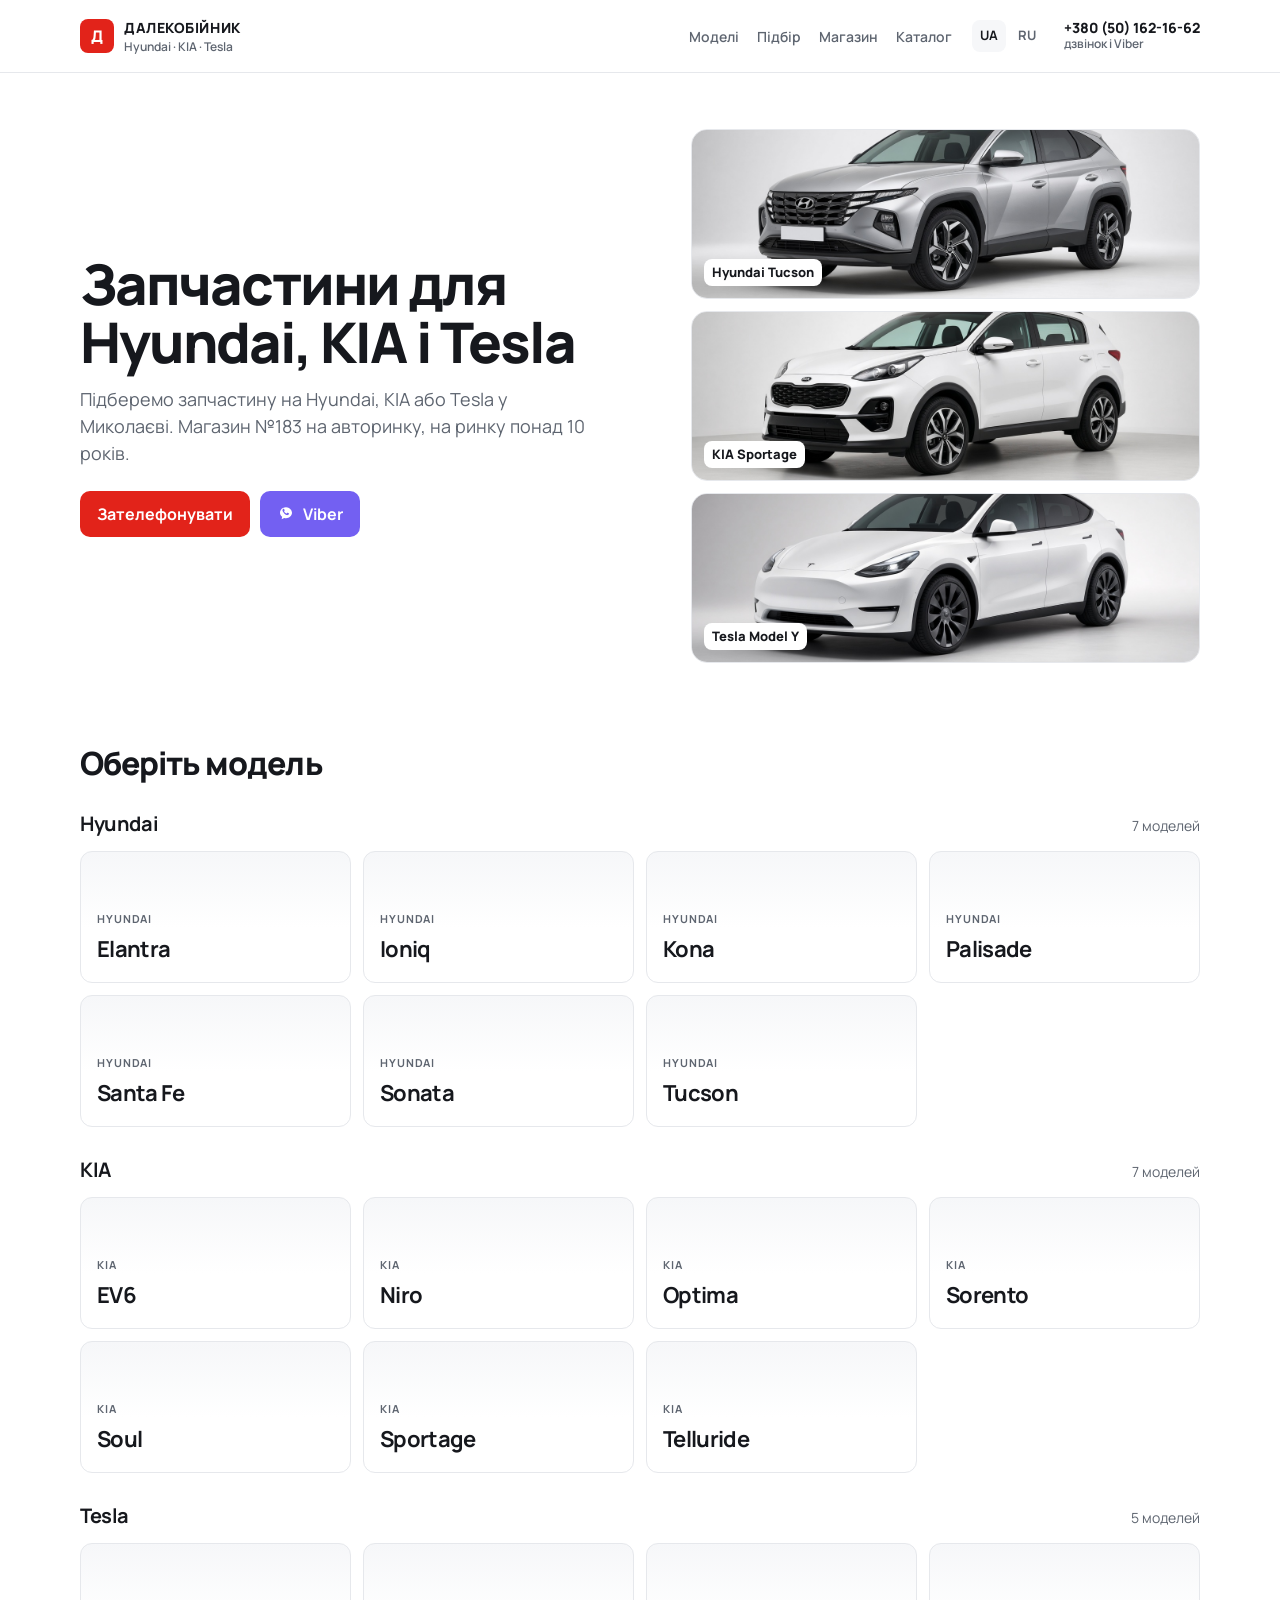
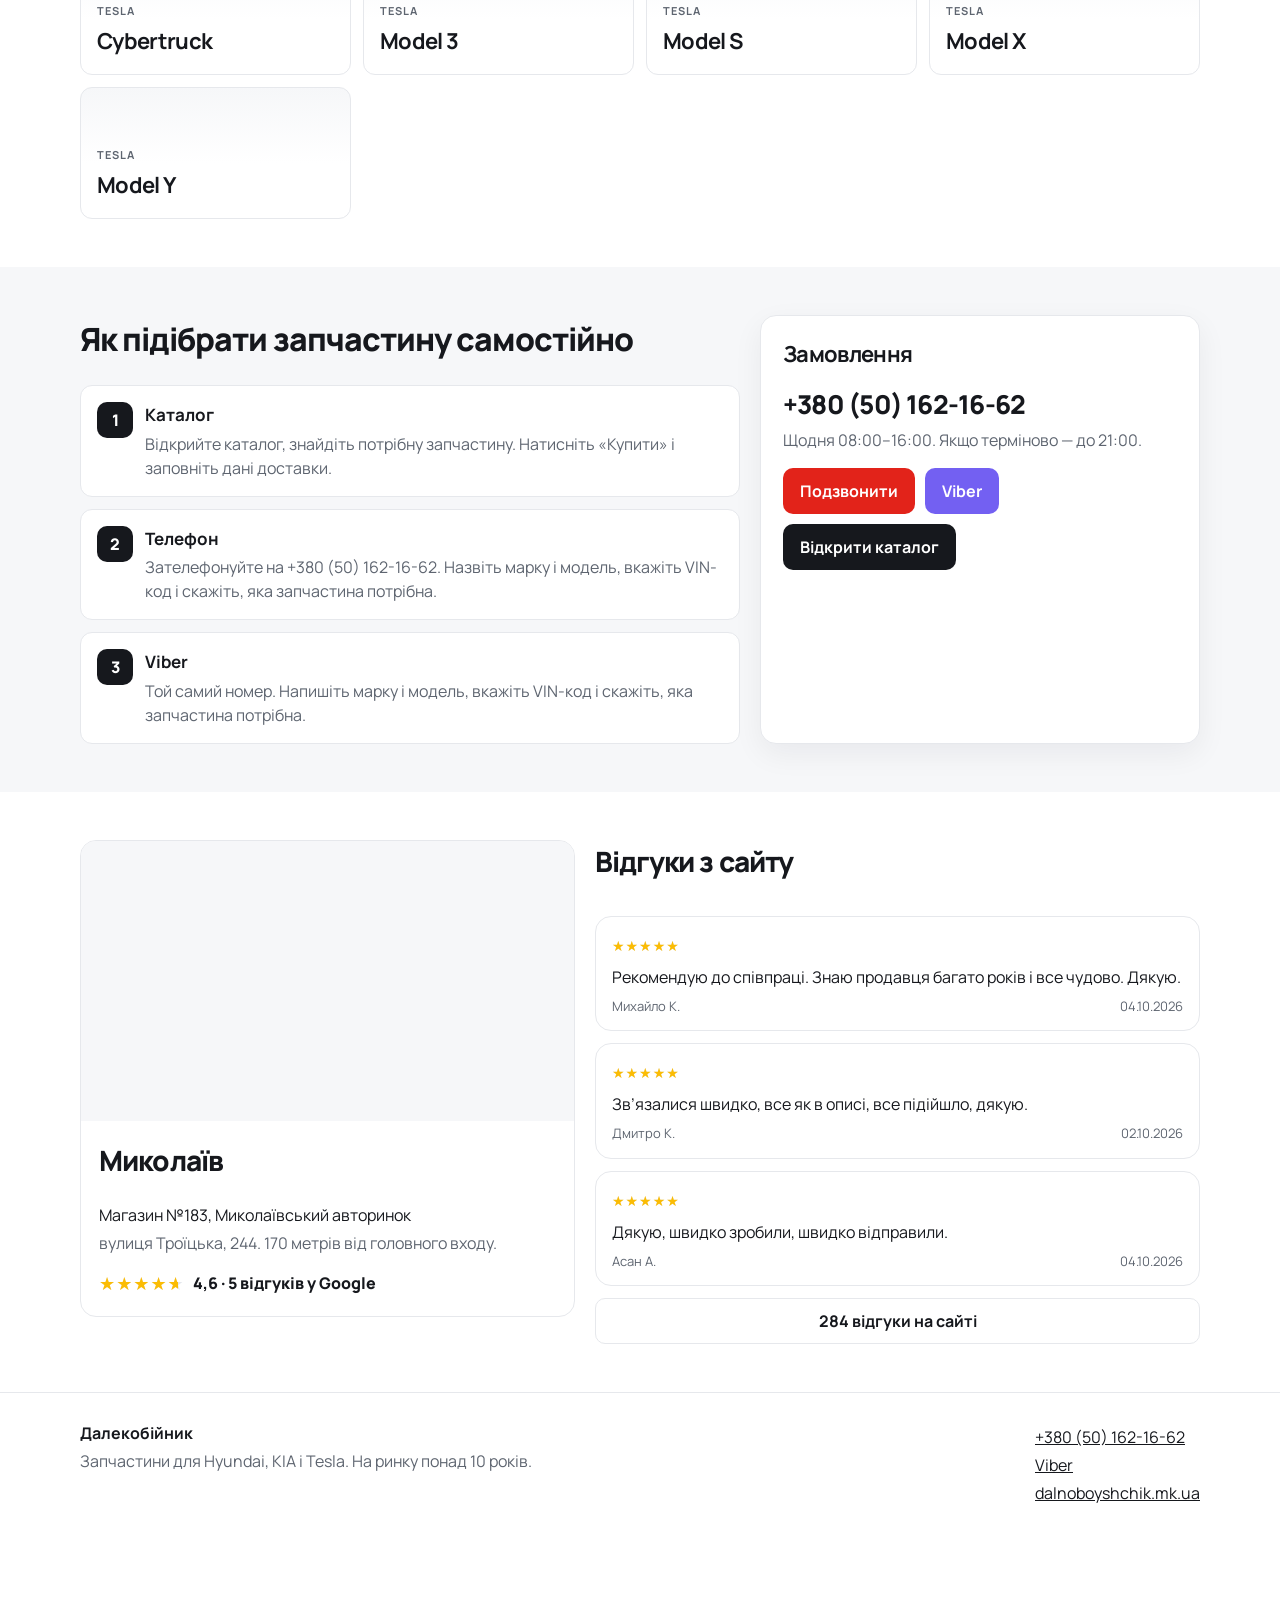
<file: index.html>
<!DOCTYPE html>
<html lang="uk">
<head>
  <meta charset="utf-8">
  <meta name="viewport" content="width=device-width, initial-scale=1">
  <title>Запчастини Hyundai, KIA і Tesla у Миколаєві — Далекобійник</title>
  <meta name="description" content="Запчастини Hyundai, KIA і Tesla в Миколаєві: Tucson, Sportage, Model 3, Model Y. Магазин №183, вул. Троїцька, 244. Телефон і Viber +380 (50) 162-16-62.">
  <meta name="robots" content="index, follow">
  <link rel="canonical" href="https://sergey16071997.github.io/legkova/">
  <link rel="alternate" hreflang="uk" href="https://sergey16071997.github.io/legkova/">
  <link rel="alternate" hreflang="ru" href="https://sergey16071997.github.io/legkova/ru.html">
  <link rel="alternate" hreflang="x-default" href="https://sergey16071997.github.io/legkova/">
  <meta property="og:title" content="Запчастини Hyundai, KIA і Tesla у Миколаєві — Далекобійник">
  <meta property="og:description" content="Запчастини Hyundai, KIA і Tesla. Магазин №183 на Миколаївському авторинку, вул. Троїцька, 244.">
  <meta property="og:url" content="https://sergey16071997.github.io/legkova/">
  <meta property="og:type" content="website">
  <meta property="og:locale" content="uk_UA">
  <meta property="og:locale:alternate" content="ru_RU">
  <meta property="og:image" content="https://sergey16071997.github.io/legkova/img/hyundai-tucson.jpg">
  <link rel="preconnect" href="https://fonts.googleapis.com">
  <link rel="preconnect" href="https://fonts.gstatic.com" crossorigin>
  <link href="https://fonts.googleapis.com/css2?family=Manrope:wght@500;600;700;800&display=swap" rel="stylesheet">
  <link rel="stylesheet" href="css/styles.css?v=3">
  <script type="application/ld+json">
  {
    "@context": "https://schema.org",
    "@type": "AutoPartsStore",
    "name": "Далекобійник",
    "url": "https://sergey16071997.github.io/legkova/",
    "telephone": "+380501621662",
    "description": "Запчастини для Hyundai, KIA і Tesla. Магазин на Миколаївському авторинку.",
    "image": "https://sergey16071997.github.io/legkova/img/hyundai-tucson.jpg",
    "address": {
      "@type": "PostalAddress",
      "streetAddress": "вулиця Троїцька, 244",
      "addressLocality": "Миколаїв",
      "addressCountry": "UA"
    },
    "geo": {
      "@type": "GeoCoordinates",
      "latitude": 46.9718499,
      "longitude": 32.0928093
    },
    "hasMap": "https://www.google.com/maps/place/?q=place_id:ChIJUSF_uvjLxUAR7lhXJdgU2II",
    "openingHoursSpecification": {
      "@type": "OpeningHoursSpecification",
      "dayOfWeek": ["Monday", "Tuesday", "Wednesday", "Thursday", "Friday", "Saturday", "Sunday"],
      "opens": "08:00",
      "closes": "16:00"
    },
    "aggregateRating": {
      "@type": "AggregateRating",
      "ratingValue": "4.6",
      "reviewCount": "5",
      "bestRating": "5"
    },
    "knowsAbout": ["Hyundai Elantra", "Hyundai Ioniq", "Hyundai Kona", "Hyundai Palisade", "Hyundai Santa Fe", "Hyundai Sonata", "Hyundai Tucson", "KIA EV6", "KIA Niro", "KIA Optima", "KIA Sorento", "KIA Soul", "KIA Sportage", "KIA Telluride", "Tesla Cybertruck", "Tesla Model 3", "Tesla Model S", "Tesla Model X", "Tesla Model Y"],
    "sameAs": ["https://dalnoboyshchik.mk.ua/ua/g137787623-legkova-grupa"]
  }
  </script>
</head>
<body>
  <a class="skip" href="#models">До моделей</a>
  <header class="site-header">
    <div class="wrap header-row">
      <a class="brand" href="index.html">
        <span class="brand-mark">Д</span>
        <span class="brand-name">ДАЛЕКОБІЙНИК<span class="brand-sub">Hyundai · KIA · Tesla</span></span>
      </a>
      <nav class="nav" aria-label="Розділи">
        <a href="#models">Моделі</a>
        <a href="#order">Підбір</a>
        <a href="#shop">Магазин</a>
        <a href="https://dalnoboyshchik.mk.ua/ua/g137787623-legkova-grupa">Каталог</a>
      </nav>
      <span class="langs">
        <a href="index.html" hreflang="uk" lang="uk" aria-current="page">UA</a>
        <a href="ru.html" hreflang="ru" lang="ru">RU</a>
      </span>
      <a class="header-call" href="tel:+380501621662">+380 (50) 162-16-62<span>дзвінок і Viber</span></a>
    </div>
  </header>

  <main>
    <section class="hero">
      <div class="wrap hero-grid">
        <div>
          <h1>Запчастини для Hyundai, KIA і Tesla</h1>
          <p class="lead">Підберемо запчастину на Hyundai, KIA або Tesla у Миколаєві. Магазин №183 на авторинку, на ринку понад 10 років.</p>
          <div class="actions">
            <a class="btn btn-red" href="tel:+380501621662">Зателефонувати</a>
            <a class="btn btn-viber" href="viber://chat?number=%2B380501621662">
              <svg viewBox="0 0 24 24" aria-hidden="true"><path fill="currentColor" d="M12 3C7.6 3 4 6.2 4 10.2c0 2.2 1.1 4.2 2.9 5.6l-.7 3.2 3.4-1.6c.8.2 1.6.3 2.4.3 4.4 0 8-3.2 8-7.2S16.4 3 12 3zm3.7 9.4c-.2.5-1 .9-1.4 1-.4.1-.8.2-1.3 0-.3-.1-.7-.2-1.2-.5-2.1-1.1-3.5-3.3-3.6-3.5-.1-.2-.9-1.2-.9-2.3s.6-1.6.8-1.8c.2-.2.4-.3.6-.3h.4c.1 0 .3 0 .4.3.2.5.6 1.6.6 1.7.1.1.1.3 0 .5-.1.2-.2.3-.3.5l-.2.2c-.1.1-.2.2-.1.4.1.2.6 1 1.3 1.6.9.8 1.6 1 1.8 1.1.2.1.3.1.4-.1.1-.2.5-.6.6-.8.1-.2.3-.2.5-.1.2.1 1.3.6 1.5.7.2.1.3.2.4.3.1.2.1.6-.1 1.1z"/></svg>
              Viber
            </a>
          </div>
        </div>
        <div class="hero-board">
          <a class="photo" href="#hyundai"><img src="img/hyundai-tucson.jpg" alt="Hyundai Tucson"><span>Hyundai Tucson</span></a>
          <a class="photo" href="#kia"><img src="img/kia-sportage.jpg" alt="KIA Sportage"><span>KIA Sportage</span></a>
          <a class="photo" href="#tesla"><img src="img/tesla-model-y.jpg" alt="Tesla Model Y"><span>Tesla Model Y</span></a>
        </div>
      </div>
    </section>

    <section class="section" id="models">
      <div class="wrap">
        <h2>Оберіть модель</h2>
        <div class="brand-block" id="hyundai">
          <div class="brand-head"><h3>Hyundai</h3><p>7 моделей</p></div>
          <div class="models">
            <a class="model" href="https://dalnoboyshchik.mk.ua/ua/g137787623-legkova-grupa"><small>Hyundai</small><b>Elantra</b></a>
            <a class="model" href="https://dalnoboyshchik.mk.ua/ua/g137787623-legkova-grupa"><small>Hyundai</small><b>Ioniq</b></a>
            <a class="model" href="https://dalnoboyshchik.mk.ua/ua/g137787623-legkova-grupa"><small>Hyundai</small><b>Kona</b></a>
            <a class="model" href="https://dalnoboyshchik.mk.ua/ua/g137787623-legkova-grupa"><small>Hyundai</small><b>Palisade</b></a>
            <a class="model" href="https://dalnoboyshchik.mk.ua/ua/g137787623-legkova-grupa"><small>Hyundai</small><b>Santa Fe</b></a>
            <a class="model" href="https://dalnoboyshchik.mk.ua/ua/g137787623-legkova-grupa"><small>Hyundai</small><b>Sonata</b></a>
            <a class="model" href="https://dalnoboyshchik.mk.ua/ua/g137787623-legkova-grupa"><small>Hyundai</small><b>Tucson</b></a>
          </div>
        </div>
        <div class="brand-block" id="kia">
          <div class="brand-head"><h3>KIA</h3><p>7 моделей</p></div>
          <div class="models">
            <a class="model" href="https://dalnoboyshchik.mk.ua/ua/g137787623-legkova-grupa"><small>KIA</small><b>EV6</b></a>
            <a class="model" href="https://dalnoboyshchik.mk.ua/ua/g137787623-legkova-grupa"><small>KIA</small><b>Niro</b></a>
            <a class="model" href="https://dalnoboyshchik.mk.ua/ua/g137787623-legkova-grupa"><small>KIA</small><b>Optima</b></a>
            <a class="model" href="https://dalnoboyshchik.mk.ua/ua/g137787623-legkova-grupa"><small>KIA</small><b>Sorento</b></a>
            <a class="model" href="https://dalnoboyshchik.mk.ua/ua/g137787623-legkova-grupa"><small>KIA</small><b>Soul</b></a>
            <a class="model" href="https://dalnoboyshchik.mk.ua/ua/g137787623-legkova-grupa"><small>KIA</small><b>Sportage</b></a>
            <a class="model" href="https://dalnoboyshchik.mk.ua/ua/g137787623-legkova-grupa"><small>KIA</small><b>Telluride</b></a>
          </div>
        </div>
        <div class="brand-block" id="tesla">
          <div class="brand-head"><h3>Tesla</h3><p>5 моделей</p></div>
          <div class="models">
            <a class="model" href="https://dalnoboyshchik.mk.ua/ua/g137787623-legkova-grupa"><small>Tesla</small><b>Cybertruck</b></a>
            <a class="model" href="https://dalnoboyshchik.mk.ua/ua/g137787623-legkova-grupa"><small>Tesla</small><b>Model 3</b></a>
            <a class="model" href="https://dalnoboyshchik.mk.ua/ua/g137787623-legkova-grupa"><small>Tesla</small><b>Model S</b></a>
            <a class="model" href="https://dalnoboyshchik.mk.ua/ua/g137787623-legkova-grupa"><small>Tesla</small><b>Model X</b></a>
            <a class="model" href="https://dalnoboyshchik.mk.ua/ua/g137787623-legkova-grupa"><small>Tesla</small><b>Model Y</b></a>
          </div>
        </div>
      </div>
    </section>

    <section class="section order" id="order">
      <div class="wrap steps">
        <div>
          <h2>Як підібрати запчастину самостійно</h2>
          <div class="step-list">
            <article class="step">
              <i>1</i>
              <div>
                <h3>Каталог</h3>
                <p>Відкрийте каталог, знайдіть потрібну запчастину. Натисніть «Купити» і заповніть дані доставки.</p>
              </div>
            </article>
            <article class="step">
              <i>2</i>
              <div>
                <h3>Телефон</h3>
                <p>Зателефонуйте на +380 (50) 162-16-62. Назвіть марку і модель, вкажіть VIN-код і скажіть, яка запчастина потрібна.</p>
              </div>
            </article>
            <article class="step">
              <i>3</i>
              <div>
                <h3>Viber</h3>
                <p>Той самий номер. Напишіть марку і модель, вкажіть VIN-код і скажіть, яка запчастина потрібна.</p>
              </div>
            </article>
          </div>
        </div>
        <aside class="contact-card" id="contacts">
          <h3>Замовлення</h3>
          <a class="phone" href="tel:+380501621662">+380 (50) 162-16-62</a>
          <p class="hours">Щодня 08:00–16:00. Якщо терміново — до 21:00.</p>
          <div class="actions">
            <a class="btn btn-red" href="tel:+380501621662">Подзвонити</a>
            <a class="btn btn-viber" href="viber://chat?number=%2B380501621662">Viber</a>
            <a class="btn btn-dark" href="https://dalnoboyshchik.mk.ua/ua/g137787623-legkova-grupa">Відкрити каталог</a>
          </div>
        </aside>
      </div>
    </section>

    <section class="section" id="shop">
      <div class="wrap shop-grid">
        <article class="shop-card">
          <div class="map">
            <iframe title="Карта: Далекобійник, вулиця Троїцька 244, Миколаїв" loading="lazy" referrerpolicy="no-referrer-when-downgrade" src="https://maps.google.com/maps?q=%D0%94%D0%B0%D0%BB%D0%B5%D0%BA%D0%BE%D0%B1%D1%96%D0%B9%D0%BD%D0%B8%D0%BA%2C%20%D0%B2%D1%83%D0%BB%D0%B8%D1%86%D1%8F%20%D0%A2%D1%80%D0%BE%D1%97%D1%86%D1%8C%D0%BA%D0%B0%20244%2C%20%D0%9C%D0%B8%D0%BA%D0%BE%D0%BB%D0%B0%D1%97%D0%B2&amp;hl=uk&amp;z=16&amp;output=embed"></iframe>
          </div>
          <div class="shop-body">
            <h2>Миколаїв</h2>
            <p>Магазин №183, Миколаївський авторинок</p>
            <p class="hint">вулиця Троїцька, 244. 170 метрів від головного входу.</p>
            <a class="store-rating" href="https://www.google.com/maps/place/?q=place_id:ChIJUSF_uvjLxUAR7lhXJdgU2II">
              <span class="stars" aria-hidden="true"><span class="stars-base">★★★★★</span><span class="stars-fill" style="--fill: 92%">★★★★★</span></span>
              <span>4,6 · 5 відгуків у Google</span>
            </a>
          </div>
        </article>
        <div class="reviews">
          <h2>Відгуки з сайту</h2>
          <article class="review-card">
            <span class="stars" aria-hidden="true"><span class="stars-base">★★★★★</span><span class="stars-fill" style="--fill: 100%">★★★★★</span></span>
            <p>Рекомендую до співпраці. Знаю продавця багато років і все чудово. Дякую.</p>
            <footer><span>Михайло К.</span><span>04.10.2026</span></footer>
          </article>
          <article class="review-card">
            <span class="stars" aria-hidden="true"><span class="stars-base">★★★★★</span><span class="stars-fill" style="--fill: 100%">★★★★★</span></span>
            <p>Зв’язалися швидко, все як в описі, все підійшло, дякую.</p>
            <footer><span>Дмитро К.</span><span>02.10.2026</span></footer>
          </article>
          <article class="review-card">
            <span class="stars" aria-hidden="true"><span class="stars-base">★★★★★</span><span class="stars-fill" style="--fill: 100%">★★★★★</span></span>
            <p>Дякую, швидко зробили, швидко відправили.</p>
            <footer><span>Асан А.</span><span>04.10.2026</span></footer>
          </article>
          <a class="btn btn-line" href="https://dalnoboyshchik.mk.ua/ua/testimonials">284 відгуки на сайті</a>
        </div>
      </div>
    </section>
  </main>

  <footer class="site-footer">
    <div class="wrap footer-row">
      <div>
        <strong>Далекобійник</strong>
        <p>Запчастини для Hyundai, KIA і Tesla. На ринку понад 10 років.</p>
      </div>
      <div>
        <p><a href="tel:+380501621662">+380 (50) 162-16-62</a></p>
        <p><a href="viber://chat?number=%2B380501621662">Viber</a></p>
        <p><a href="https://dalnoboyshchik.mk.ua/ua/g137787623-legkova-grupa">dalnoboyshchik.mk.ua</a></p>
      </div>
    </div>
  </footer>

  <div class="dock">
    <a class="btn btn-red" href="tel:+380501621662">Подзвонити</a>
    <a class="btn btn-viber" href="viber://chat?number=%2B380501621662">Viber</a>
  </div>
</body>
</html>
</file>
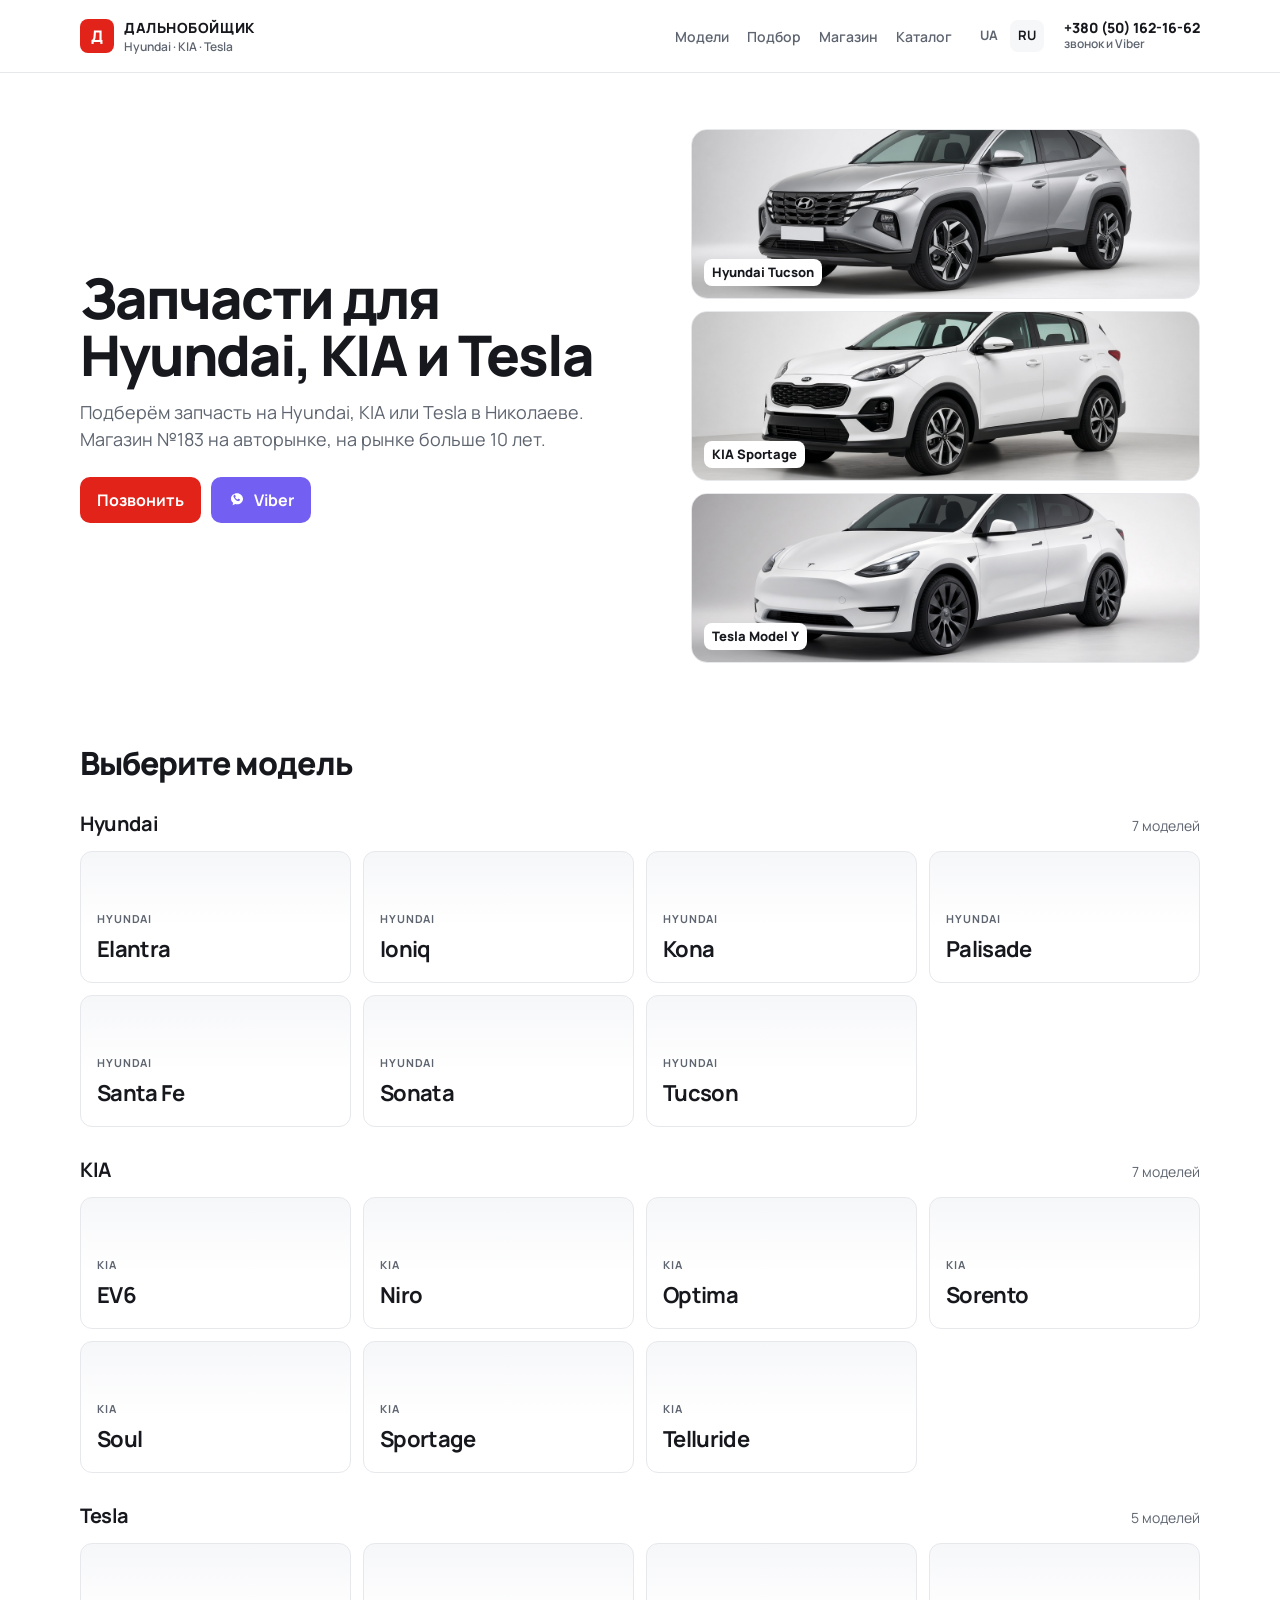
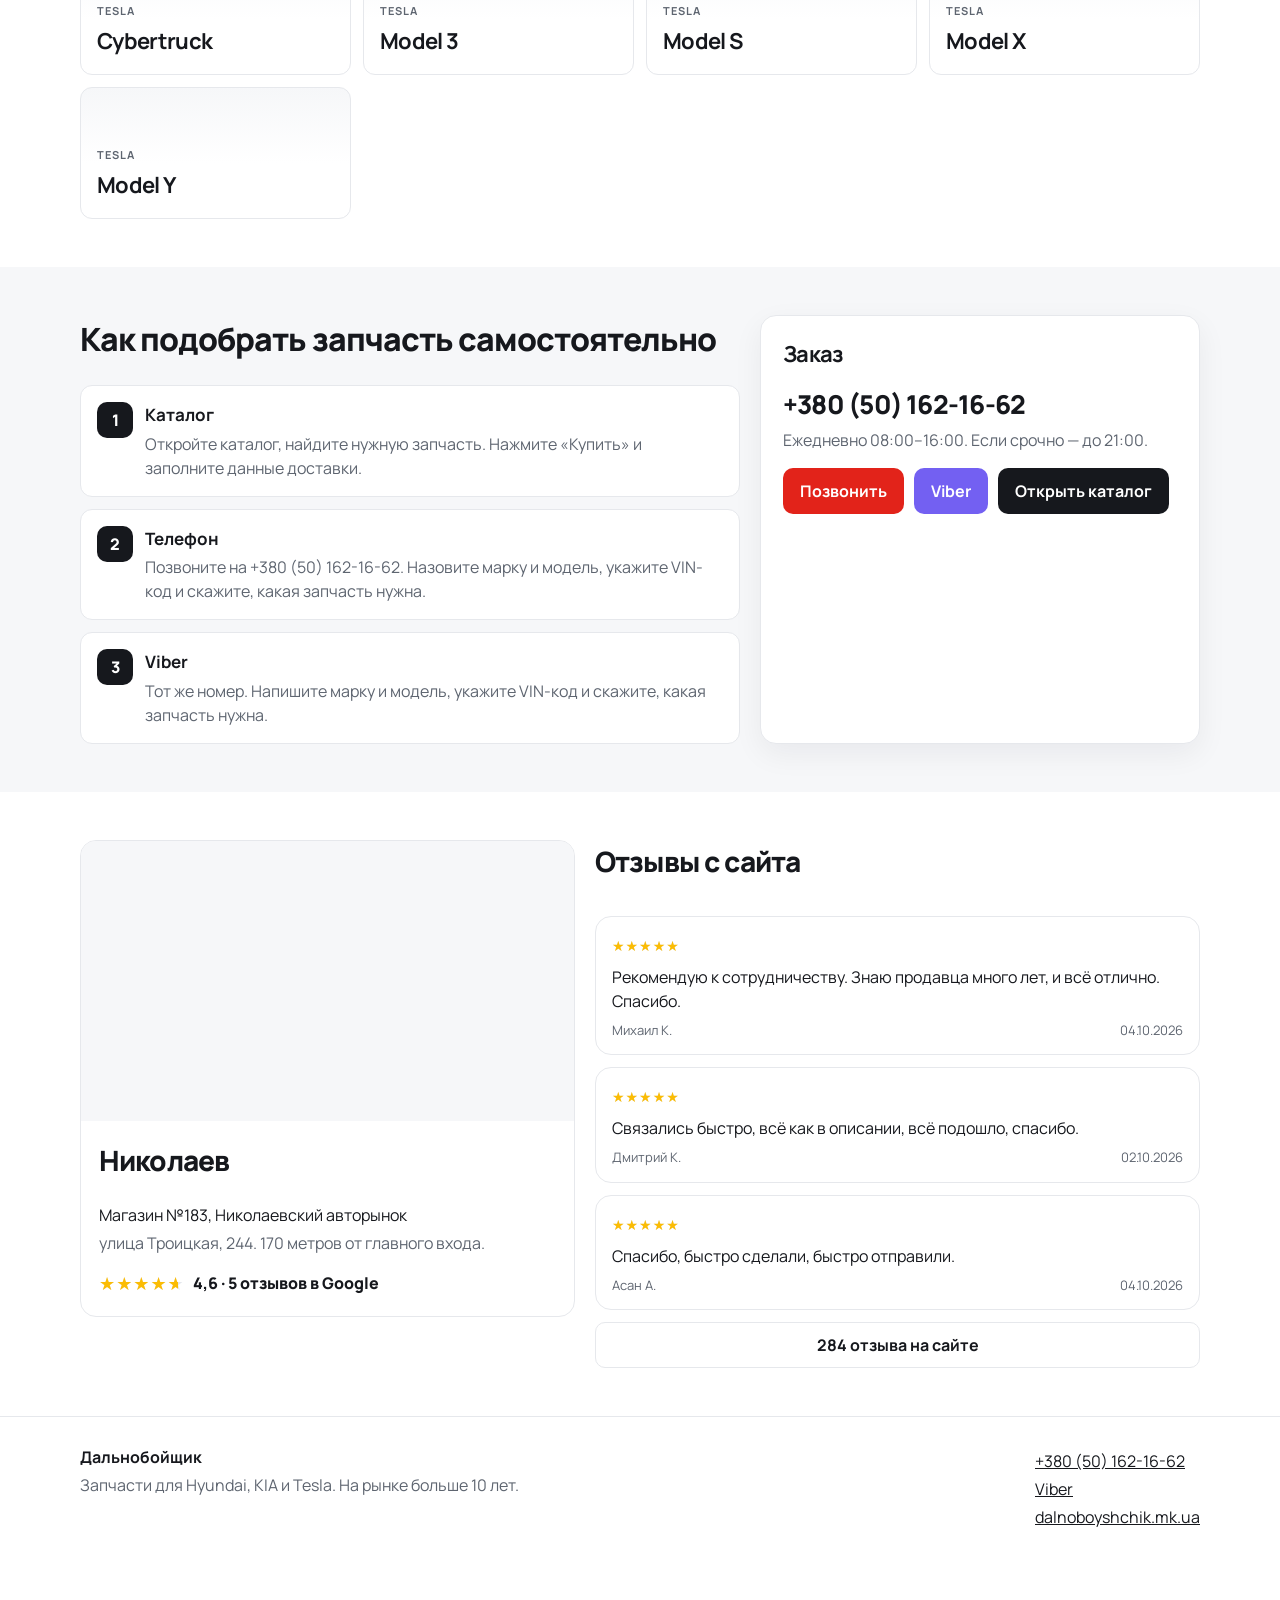
<file: ru.html>
<!DOCTYPE html>
<html lang="ru">
<head>
  <meta charset="utf-8">
  <meta name="viewport" content="width=device-width, initial-scale=1">
  <title>Запчасти Hyundai, KIA и Tesla в Николаеве — Дальнобойщик</title>
  <meta name="description" content="Запчасти Hyundai, KIA и Tesla в Николаеве: Tucson, Sportage, Model 3, Model Y. Магазин №183, ул. Троицкая, 244. Телефон и Viber +380 (50) 162-16-62.">
  <meta name="robots" content="index, follow">
  <link rel="canonical" href="https://sergey16071997.github.io/legkova/ru.html">
  <link rel="alternate" hreflang="uk" href="https://sergey16071997.github.io/legkova/">
  <link rel="alternate" hreflang="ru" href="https://sergey16071997.github.io/legkova/ru.html">
  <link rel="alternate" hreflang="x-default" href="https://sergey16071997.github.io/legkova/">
  <meta property="og:title" content="Запчасти Hyundai, KIA и Tesla в Николаеве — Дальнобойщик">
  <meta property="og:description" content="Запчасти Hyundai, KIA и Tesla. Магазин №183 на Николаевском авторынке, ул. Троицкая, 244.">
  <meta property="og:url" content="https://sergey16071997.github.io/legkova/ru.html">
  <meta property="og:type" content="website">
  <meta property="og:locale" content="ru_RU">
  <meta property="og:locale:alternate" content="uk_UA">
  <meta property="og:image" content="https://sergey16071997.github.io/legkova/img/hyundai-tucson.jpg">
  <link rel="preconnect" href="https://fonts.googleapis.com">
  <link rel="preconnect" href="https://fonts.gstatic.com" crossorigin>
  <link href="https://fonts.googleapis.com/css2?family=Manrope:wght@500;600;700;800&display=swap" rel="stylesheet">
  <link rel="stylesheet" href="css/styles.css?v=3">
  <script type="application/ld+json">
  {
    "@context": "https://schema.org",
    "@type": "AutoPartsStore",
    "name": "Дальнобойщик",
    "url": "https://sergey16071997.github.io/legkova/ru.html",
    "telephone": "+380501621662",
    "description": "Запчасти для Hyundai, KIA и Tesla. Магазин на Николаевском авторынке.",
    "image": "https://sergey16071997.github.io/legkova/img/hyundai-tucson.jpg",
    "address": {
      "@type": "PostalAddress",
      "streetAddress": "улица Троицкая, 244",
      "addressLocality": "Николаев",
      "addressCountry": "UA"
    },
    "geo": {
      "@type": "GeoCoordinates",
      "latitude": 46.9718499,
      "longitude": 32.0928093
    },
    "hasMap": "https://www.google.com/maps/place/?q=place_id:ChIJUSF_uvjLxUAR7lhXJdgU2II",
    "openingHoursSpecification": {
      "@type": "OpeningHoursSpecification",
      "dayOfWeek": ["Monday", "Tuesday", "Wednesday", "Thursday", "Friday", "Saturday", "Sunday"],
      "opens": "08:00",
      "closes": "16:00"
    },
    "aggregateRating": {
      "@type": "AggregateRating",
      "ratingValue": "4.6",
      "reviewCount": "5",
      "bestRating": "5"
    },
    "knowsAbout": ["Hyundai Elantra", "Hyundai Ioniq", "Hyundai Kona", "Hyundai Palisade", "Hyundai Santa Fe", "Hyundai Sonata", "Hyundai Tucson", "KIA EV6", "KIA Niro", "KIA Optima", "KIA Sorento", "KIA Soul", "KIA Sportage", "KIA Telluride", "Tesla Cybertruck", "Tesla Model 3", "Tesla Model S", "Tesla Model X", "Tesla Model Y"],
    "sameAs": ["https://dalnoboyshchik.mk.ua/ua/g137787623-legkova-grupa"]
  }
  </script>
</head>
<body>
  <a class="skip" href="#models">К моделям</a>
  <header class="site-header">
    <div class="wrap header-row">
      <a class="brand" href="ru.html">
        <span class="brand-mark">Д</span>
        <span class="brand-name">ДАЛЬНОБОЙЩИК<span class="brand-sub">Hyundai · KIA · Tesla</span></span>
      </a>
      <nav class="nav" aria-label="Разделы">
        <a href="#models">Модели</a>
        <a href="#order">Подбор</a>
        <a href="#shop">Магазин</a>
        <a href="https://dalnoboyshchik.mk.ua/ua/g137787623-legkova-grupa">Каталог</a>
      </nav>
      <span class="langs">
        <a href="index.html" hreflang="uk" lang="uk">UA</a>
        <a href="ru.html" hreflang="ru" lang="ru" aria-current="page">RU</a>
      </span>
      <a class="header-call" href="tel:+380501621662">+380 (50) 162-16-62<span>звонок и Viber</span></a>
    </div>
  </header>

  <main>
    <section class="hero">
      <div class="wrap hero-grid">
        <div>
          <h1>Запчасти для Hyundai, KIA и Tesla</h1>
          <p class="lead">Подберём запчасть на Hyundai, KIA или Tesla в Николаеве. Магазин №183 на авторынке, на рынке больше 10 лет.</p>
          <div class="actions">
            <a class="btn btn-red" href="tel:+380501621662">Позвонить</a>
            <a class="btn btn-viber" href="viber://chat?number=%2B380501621662">
              <svg viewBox="0 0 24 24" aria-hidden="true"><path fill="currentColor" d="M12 3C7.6 3 4 6.2 4 10.2c0 2.2 1.1 4.2 2.9 5.6l-.7 3.2 3.4-1.6c.8.2 1.6.3 2.4.3 4.4 0 8-3.2 8-7.2S16.4 3 12 3zm3.7 9.4c-.2.5-1 .9-1.4 1-.4.1-.8.2-1.3 0-.3-.1-.7-.2-1.2-.5-2.1-1.1-3.5-3.3-3.6-3.5-.1-.2-.9-1.2-.9-2.3s.6-1.6.8-1.8c.2-.2.4-.3.6-.3h.4c.1 0 .3 0 .4.3.2.5.6 1.6.6 1.7.1.1.1.3 0 .5-.1.2-.2.3-.3.5l-.2.2c-.1.1-.2.2-.1.4.1.2.6 1 1.3 1.6.9.8 1.6 1 1.8 1.1.2.1.3.1.4-.1.1-.2.5-.6.6-.8.1-.2.3-.2.5-.1.2.1 1.3.6 1.5.7.2.1.3.2.4.3.1.2.1.6-.1 1.1z"/></svg>
              Viber
            </a>
          </div>
        </div>
        <div class="hero-board">
          <a class="photo" href="#hyundai"><img src="img/hyundai-tucson.jpg" alt="Hyundai Tucson"><span>Hyundai Tucson</span></a>
          <a class="photo" href="#kia"><img src="img/kia-sportage.jpg" alt="KIA Sportage"><span>KIA Sportage</span></a>
          <a class="photo" href="#tesla"><img src="img/tesla-model-y.jpg" alt="Tesla Model Y"><span>Tesla Model Y</span></a>
        </div>
      </div>
    </section>

    <section class="section" id="models">
      <div class="wrap">
        <h2>Выберите модель</h2>
        <div class="brand-block" id="hyundai">
          <div class="brand-head"><h3>Hyundai</h3><p>7 моделей</p></div>
          <div class="models">
            <a class="model" href="https://dalnoboyshchik.mk.ua/ua/g137787623-legkova-grupa"><small>Hyundai</small><b>Elantra</b></a>
            <a class="model" href="https://dalnoboyshchik.mk.ua/ua/g137787623-legkova-grupa"><small>Hyundai</small><b>Ioniq</b></a>
            <a class="model" href="https://dalnoboyshchik.mk.ua/ua/g137787623-legkova-grupa"><small>Hyundai</small><b>Kona</b></a>
            <a class="model" href="https://dalnoboyshchik.mk.ua/ua/g137787623-legkova-grupa"><small>Hyundai</small><b>Palisade</b></a>
            <a class="model" href="https://dalnoboyshchik.mk.ua/ua/g137787623-legkova-grupa"><small>Hyundai</small><b>Santa Fe</b></a>
            <a class="model" href="https://dalnoboyshchik.mk.ua/ua/g137787623-legkova-grupa"><small>Hyundai</small><b>Sonata</b></a>
            <a class="model" href="https://dalnoboyshchik.mk.ua/ua/g137787623-legkova-grupa"><small>Hyundai</small><b>Tucson</b></a>
          </div>
        </div>
        <div class="brand-block" id="kia">
          <div class="brand-head"><h3>KIA</h3><p>7 моделей</p></div>
          <div class="models">
            <a class="model" href="https://dalnoboyshchik.mk.ua/ua/g137787623-legkova-grupa"><small>KIA</small><b>EV6</b></a>
            <a class="model" href="https://dalnoboyshchik.mk.ua/ua/g137787623-legkova-grupa"><small>KIA</small><b>Niro</b></a>
            <a class="model" href="https://dalnoboyshchik.mk.ua/ua/g137787623-legkova-grupa"><small>KIA</small><b>Optima</b></a>
            <a class="model" href="https://dalnoboyshchik.mk.ua/ua/g137787623-legkova-grupa"><small>KIA</small><b>Sorento</b></a>
            <a class="model" href="https://dalnoboyshchik.mk.ua/ua/g137787623-legkova-grupa"><small>KIA</small><b>Soul</b></a>
            <a class="model" href="https://dalnoboyshchik.mk.ua/ua/g137787623-legkova-grupa"><small>KIA</small><b>Sportage</b></a>
            <a class="model" href="https://dalnoboyshchik.mk.ua/ua/g137787623-legkova-grupa"><small>KIA</small><b>Telluride</b></a>
          </div>
        </div>
        <div class="brand-block" id="tesla">
          <div class="brand-head"><h3>Tesla</h3><p>5 моделей</p></div>
          <div class="models">
            <a class="model" href="https://dalnoboyshchik.mk.ua/ua/g137787623-legkova-grupa"><small>Tesla</small><b>Cybertruck</b></a>
            <a class="model" href="https://dalnoboyshchik.mk.ua/ua/g137787623-legkova-grupa"><small>Tesla</small><b>Model 3</b></a>
            <a class="model" href="https://dalnoboyshchik.mk.ua/ua/g137787623-legkova-grupa"><small>Tesla</small><b>Model S</b></a>
            <a class="model" href="https://dalnoboyshchik.mk.ua/ua/g137787623-legkova-grupa"><small>Tesla</small><b>Model X</b></a>
            <a class="model" href="https://dalnoboyshchik.mk.ua/ua/g137787623-legkova-grupa"><small>Tesla</small><b>Model Y</b></a>
          </div>
        </div>
      </div>
    </section>

    <section class="section order" id="order">
      <div class="wrap steps">
        <div>
          <h2>Как подобрать запчасть самостоятельно</h2>
          <div class="step-list">
            <article class="step">
              <i>1</i>
              <div>
                <h3>Каталог</h3>
                <p>Откройте каталог, найдите нужную запчасть. Нажмите «Купить» и заполните данные доставки.</p>
              </div>
            </article>
            <article class="step">
              <i>2</i>
              <div>
                <h3>Телефон</h3>
                <p>Позвоните на +380 (50) 162-16-62. Назовите марку и модель, укажите VIN-код и скажите, какая запчасть нужна.</p>
              </div>
            </article>
            <article class="step">
              <i>3</i>
              <div>
                <h3>Viber</h3>
                <p>Тот же номер. Напишите марку и модель, укажите VIN-код и скажите, какая запчасть нужна.</p>
              </div>
            </article>
          </div>
        </div>
        <aside class="contact-card" id="contacts">
          <h3>Заказ</h3>
          <a class="phone" href="tel:+380501621662">+380 (50) 162-16-62</a>
          <p class="hours">Ежедневно 08:00–16:00. Если срочно — до 21:00.</p>
          <div class="actions">
            <a class="btn btn-red" href="tel:+380501621662">Позвонить</a>
            <a class="btn btn-viber" href="viber://chat?number=%2B380501621662">Viber</a>
            <a class="btn btn-dark" href="https://dalnoboyshchik.mk.ua/ua/g137787623-legkova-grupa">Открыть каталог</a>
          </div>
        </aside>
      </div>
    </section>

    <section class="section" id="shop">
      <div class="wrap shop-grid">
        <article class="shop-card">
          <div class="map">
            <iframe title="Карта: Дальнобойщик, улица Троицкая 244, Николаев" loading="lazy" referrerpolicy="no-referrer-when-downgrade" src="https://maps.google.com/maps?q=%D0%94%D0%B0%D0%BB%D1%8C%D0%BD%D0%BE%D0%B1%D0%BE%D0%B9%D1%89%D0%B8%D0%BA%2C%20%D1%83%D0%BB%D0%B8%D1%86%D0%B0%20%D0%A2%D1%80%D0%BE%D0%B8%D1%86%D0%BA%D0%B0%D1%8F%20244%2C%20%D0%9D%D0%B8%D0%BA%D0%BE%D0%BB%D0%B0%D0%B5%D0%B2&amp;hl=ru&amp;z=16&amp;output=embed"></iframe>
          </div>
          <div class="shop-body">
            <h2>Николаев</h2>
            <p>Магазин №183, Николаевский авторынок</p>
            <p class="hint">улица Троицкая, 244. 170 метров от главного входа.</p>
            <a class="store-rating" href="https://www.google.com/maps/place/?q=place_id:ChIJUSF_uvjLxUAR7lhXJdgU2II">
              <span class="stars" aria-hidden="true"><span class="stars-base">★★★★★</span><span class="stars-fill" style="--fill: 92%">★★★★★</span></span>
              <span>4,6 · 5 отзывов в Google</span>
            </a>
          </div>
        </article>
        <div class="reviews">
          <h2>Отзывы с сайта</h2>
          <article class="review-card">
            <span class="stars" aria-hidden="true"><span class="stars-base">★★★★★</span><span class="stars-fill" style="--fill: 100%">★★★★★</span></span>
            <p>Рекомендую к сотрудничеству. Знаю продавца много лет, и всё отлично. Спасибо.</p>
            <footer><span>Михаил К.</span><span>04.10.2026</span></footer>
          </article>
          <article class="review-card">
            <span class="stars" aria-hidden="true"><span class="stars-base">★★★★★</span><span class="stars-fill" style="--fill: 100%">★★★★★</span></span>
            <p>Связались быстро, всё как в описании, всё подошло, спасибо.</p>
            <footer><span>Дмитрий К.</span><span>02.10.2026</span></footer>
          </article>
          <article class="review-card">
            <span class="stars" aria-hidden="true"><span class="stars-base">★★★★★</span><span class="stars-fill" style="--fill: 100%">★★★★★</span></span>
            <p>Спасибо, быстро сделали, быстро отправили.</p>
            <footer><span>Асан А.</span><span>04.10.2026</span></footer>
          </article>
          <a class="btn btn-line" href="https://dalnoboyshchik.mk.ua/testimonials">284 отзыва на сайте</a>
        </div>
      </div>
    </section>
  </main>

  <footer class="site-footer">
    <div class="wrap footer-row">
      <div>
        <strong>Дальнобойщик</strong>
        <p>Запчасти для Hyundai, KIA и Tesla. На рынке больше 10 лет.</p>
      </div>
      <div>
        <p><a href="tel:+380501621662">+380 (50) 162-16-62</a></p>
        <p><a href="viber://chat?number=%2B380501621662">Viber</a></p>
        <p><a href="https://dalnoboyshchik.mk.ua/ua/g137787623-legkova-grupa">dalnoboyshchik.mk.ua</a></p>
      </div>
    </div>
  </footer>

  <div class="dock">
    <a class="btn btn-red" href="tel:+380501621662">Позвонить</a>
    <a class="btn btn-viber" href="viber://chat?number=%2B380501621662">Viber</a>
  </div>
</body>
</html>
</file>
<file: css/styles.css>
:root {
  --ink: #16181d;
  --muted: #5e6570;
  --line: #e6e8ec;
  --paper: #f6f7f9;
  --red: #e2231a;
  --red-dark: #c41610;
  --white: #fff;
  --shadow: 0 10px 30px rgba(22, 24, 29, 0.06);
  --radius: 12px;
  --max: 1120px;
}

* { box-sizing: border-box; }
html { scroll-behavior: smooth; }
body {
  margin: 0;
  color: var(--ink);
  background: var(--white);
  font-family: Manrope, system-ui, sans-serif;
  font-size: 16px;
  line-height: 1.5;
}
img, svg { display: block; }
a { color: inherit; }
button, a { -webkit-tap-highlight-color: transparent; }

.skip {
  position: absolute;
  left: 12px;
  top: -40px;
  background: var(--ink);
  color: var(--white);
  padding: 8px 12px;
  z-index: 20;
}
.skip:focus { top: 12px; }

.wrap {
  width: min(var(--max), calc(100% - 40px));
  margin: 0 auto;
}

.site-header {
  position: sticky;
  top: 0;
  z-index: 10;
  background: rgba(255, 255, 255, 0.92);
  backdrop-filter: blur(12px);
  border-bottom: 1px solid var(--line);
}
.header-row {
  display: flex;
  align-items: center;
  gap: 20px;
  min-height: 72px;
}
.brand {
  display: flex;
  align-items: center;
  gap: 10px;
  text-decoration: none;
  margin-right: auto;
}
.brand-mark {
  width: 34px;
  height: 34px;
  border-radius: 8px;
  background: var(--red);
  color: var(--white);
  display: grid;
  place-items: center;
  font-weight: 800;
  letter-spacing: -0.04em;
}
.brand-name {
  font-weight: 800;
  letter-spacing: 0.04em;
  font-size: 14px;
}
.brand-sub {
  display: block;
  color: var(--muted);
  font-weight: 600;
  letter-spacing: 0;
  font-size: 12px;
}
.nav {
  display: flex;
  gap: 18px;
}
.nav a {
  text-decoration: none;
  color: var(--muted);
  font-weight: 600;
  font-size: 14px;
}
.nav a:hover { color: var(--ink); }
.langs {
  display: flex;
  gap: 4px;
  flex: 0 0 auto;
}
.langs a {
  text-decoration: none;
  font-size: 13px;
  font-weight: 700;
  color: var(--muted);
  padding: 6px 8px;
  border-radius: 8px;
}
.langs a[aria-current="page"] {
  color: var(--ink);
  background: var(--paper);
}
.header-call {
  display: flex;
  flex-direction: column;
  text-decoration: none;
  font-weight: 800;
  font-size: 14px;
  line-height: 1.2;
  flex: 0 0 auto;
}
.header-call span {
  color: var(--muted);
  font-weight: 600;
  font-size: 12px;
}

.hero {
  padding: 56px 0 28px;
}
.hero-grid {
  display: grid;
  grid-template-columns: 1.05fr 0.95fr;
  gap: 48px;
  align-items: center;
}
h1 {
  margin: 0 0 16px;
  font-size: 56px;
  line-height: 1.02;
  letter-spacing: -0.035em;
  font-weight: 800;
}
.lead {
  margin: 0 0 24px;
  max-width: 520px;
  color: var(--muted);
  font-size: 18px;
}
.actions {
  display: flex;
  flex-wrap: wrap;
  gap: 10px;
}
.btn {
  display: inline-flex;
  align-items: center;
  justify-content: center;
  gap: 8px;
  min-height: 46px;
  padding: 0 16px;
  border-radius: 10px;
  text-decoration: none;
  font-weight: 700;
  border: 1px solid transparent;
}
.btn svg { width: 18px; height: 18px; }
.btn-red { background: var(--red); color: var(--white); }
.btn-red:hover { background: var(--red-dark); }
.btn-dark { background: var(--ink); color: var(--white); }
.btn-line {
  background: var(--white);
  border-color: var(--line);
  color: var(--ink);
}
.btn-line:hover { border-color: var(--ink); }
.btn-viber { background: #7360f2; color: var(--white); }
.btn-viber:hover { background: #5d4ad6; }

.hero-board {
  display: grid;
  gap: 12px;
}
.tile {
  display: block;
  text-decoration: none;
  background: var(--paper);
  border: 1px solid var(--line);
  border-radius: 16px;
  padding: 18px 20px;
}
.tile:hover { border-color: #cfd3da; }
.tile strong {
  display: block;
  font-size: 22px;
  letter-spacing: -0.03em;
}
.tile span {
  color: var(--muted);
  font-size: 14px;
}
.tile-tesla { box-shadow: inset 3px 0 0 var(--red); }

.photo {
  position: relative;
  display: block;
  overflow: hidden;
  border: 1px solid var(--line);
  border-radius: 16px;
  background: var(--paper);
  text-decoration: none;
}
.photo img {
  width: 100%;
  height: 168px;
  object-fit: cover;
  object-position: center 62%;
}
.photo span {
  position: absolute;
  left: 12px;
  bottom: 12px;
  background: var(--white);
  border-radius: 8px;
  padding: 4px 8px;
  font-size: 13px;
  font-weight: 800;
}

.section { padding: 48px 0; }
.section h2 {
  margin: 0 0 22px;
  font-size: 32px;
  letter-spacing: -0.03em;
  font-weight: 800;
}
.brand-block + .brand-block { margin-top: 28px; }
.brand-head {
  display: flex;
  align-items: baseline;
  justify-content: space-between;
  gap: 12px;
  margin-bottom: 12px;
}
.brand-head h3 {
  margin: 0;
  font-size: 20px;
  letter-spacing: -0.02em;
}
.brand-head p {
  margin: 0;
  color: var(--muted);
  font-size: 14px;
}
.models {
  display: grid;
  grid-template-columns: repeat(4, 1fr);
  gap: 12px;
}
.model {
  display: flex;
  flex-direction: column;
  justify-content: flex-end;
  min-height: 132px;
  padding: 16px;
  text-decoration: none;
  border: 1px solid var(--line);
  border-radius: var(--radius);
  background:
    linear-gradient(180deg, var(--paper), var(--white) 58%);
}
.model:hover { border-color: var(--ink); }
.model small {
  color: var(--muted);
  font-weight: 700;
  letter-spacing: 0.08em;
  text-transform: uppercase;
  font-size: 11px;
}
.model b {
  margin-top: 6px;
  font-size: 22px;
  letter-spacing: -0.03em;
}

.order {
  background: var(--paper);
}
.steps {
  display: grid;
  grid-template-columns: 1.2fr 0.8fr;
  gap: 20px;
}
.step-list {
  display: grid;
  gap: 12px;
}
.step {
  display: grid;
  grid-template-columns: 36px 1fr;
  gap: 12px;
  background: var(--white);
  border: 1px solid var(--line);
  border-radius: var(--radius);
  padding: 16px;
}
.step i {
  width: 36px;
  height: 36px;
  border-radius: 10px;
  background: var(--ink);
  color: var(--white);
  display: grid;
  place-items: center;
  font-style: normal;
  font-weight: 800;
}
.step h3 { margin: 0 0 4px; font-size: 17px; }
.step p { margin: 0; color: var(--muted); }
.contact-card {
  background: var(--white);
  border: 1px solid var(--line);
  border-radius: 16px;
  padding: 22px;
  box-shadow: var(--shadow);
}
.contact-card h3 { margin: 0 0 6px; font-size: 22px; letter-spacing: -0.03em; }
.contact-card .phone {
  display: inline-block;
  margin: 8px 0 4px;
  font-size: 26px;
  font-weight: 800;
  letter-spacing: -0.03em;
  text-decoration: none;
}
.hours { margin: 0 0 16px; color: var(--muted); }
.contact-card .actions { margin-top: 8px; }

.shop-grid {
  display: grid;
  grid-template-columns: 0.9fr 1.1fr;
  gap: 20px;
  align-items: start;
}
.shop-card, .review-card {
  border: 1px solid var(--line);
  border-radius: 16px;
  background: var(--white);
  overflow: hidden;
}
.map { height: 280px; background: var(--paper); }
.map iframe { width: 100%; height: 100%; border: 0; }
.shop-body { padding: 18px 18px 20px; }
.shop-body h2, .reviews h2 { font-size: 28px; }
.shop-body p { margin: 4px 0; }
.shop-body .hint { color: var(--muted); }
.store-rating {
  display: inline-flex;
  align-items: center;
  gap: 8px;
  margin-top: 12px;
  color: var(--ink);
  font-weight: 800;
  text-decoration: none;
}
.stars {
  position: relative;
  display: inline-block;
  font-size: 18px;
  letter-spacing: 1px;
  line-height: 1;
}
.stars-base { color: #e4e7ec; }
.stars-fill {
  position: absolute;
  left: 0;
  top: 0;
  width: var(--fill);
  overflow: hidden;
  color: #fbbc04;
  white-space: nowrap;
}
.reviews { display: grid; gap: 12px; }
.review-card { padding: 16px 16px 14px; }
.review-card p { margin: 8px 0; }
.review-card footer {
  display: flex;
  justify-content: space-between;
  gap: 12px;
  color: var(--muted);
  font-size: 13px;
}
.review-card .stars { font-size: 14px; }

.site-footer {
  border-top: 1px solid var(--line);
  padding: 28px 0 88px;
}
.footer-row {
  display: flex;
  justify-content: space-between;
  gap: 20px;
  align-items: start;
}
.site-footer p { margin: 4px 0; color: var(--muted); }
.site-footer a { color: var(--ink); }

.dock {
  display: none;
}

:focus-visible {
  outline: 2px solid var(--ink);
  outline-offset: 2px;
}

@media (max-width: 900px) {
  h1 { font-size: 40px; }
  .hero-grid, .steps, .shop-grid { grid-template-columns: 1fr; }
  .header-row {
    flex-wrap: wrap;
    row-gap: 8px;
    min-height: 0;
    padding: 10px 0;
  }
  .nav {
    display: flex;
    order: 5;
    flex: 1 0 100%;
    gap: 8px;
    overflow-x: auto;
    padding-bottom: 2px;
  }
  .nav a {
    flex: 0 0 auto;
    background: var(--paper);
    color: var(--ink);
    border-radius: 999px;
    padding: 8px 12px;
  }
  .brand-block, .section h2, #order, #shop { scroll-margin-top: 116px; }
}

@media (max-width: 640px) {
  .wrap { width: min(var(--max), calc(100% - 28px)); }
  .brand-sub, .header-call { display: none; }
  .hero { padding: 24px 0 8px; }
  .hero-grid { gap: 20px; }
  h1 { font-size: 32px; }
  .lead { font-size: 16px; margin-bottom: 16px; }
  .actions .btn { min-height: 44px; }
  .hero-board {
    display: flex;
    gap: 12px;
    overflow-x: auto;
    scroll-snap-type: x mandatory;
    padding-bottom: 4px;
  }
  .hero-grid > * { min-width: 0; }
  .photo { flex: 0 0 86%; scroll-snap-align: start; }
  .photo img { height: 200px; }
  .section { padding: 36px 0; }
  .section h2, .shop-body h2, .reviews h2 { font-size: 26px; }
  .models { grid-template-columns: 1fr 1fr; gap: 10px; }
  .model { min-height: 104px; padding: 12px; }
  .model b { font-size: 18px; }
  .contact-card .phone { font-size: 22px; }
  .contact-card .actions { flex-direction: column; }
  .contact-card .actions .btn, .reviews > .btn { width: 100%; }
  .map { height: 220px; }
  .review-card footer { align-items: center; }
  .footer-row { flex-direction: column; }
  .dock {
    display: grid;
    grid-template-columns: 1fr 1fr;
    gap: 8px;
    position: fixed;
    z-index: 12;
    left: 0;
    right: 0;
    bottom: 0;
    padding: 10px 12px calc(10px + env(safe-area-inset-bottom));
    background: rgba(255, 255, 255, 0.96);
    border-top: 1px solid var(--line);
  }
  .dock .btn { width: 100%; min-height: 46px; }
}
</file>
